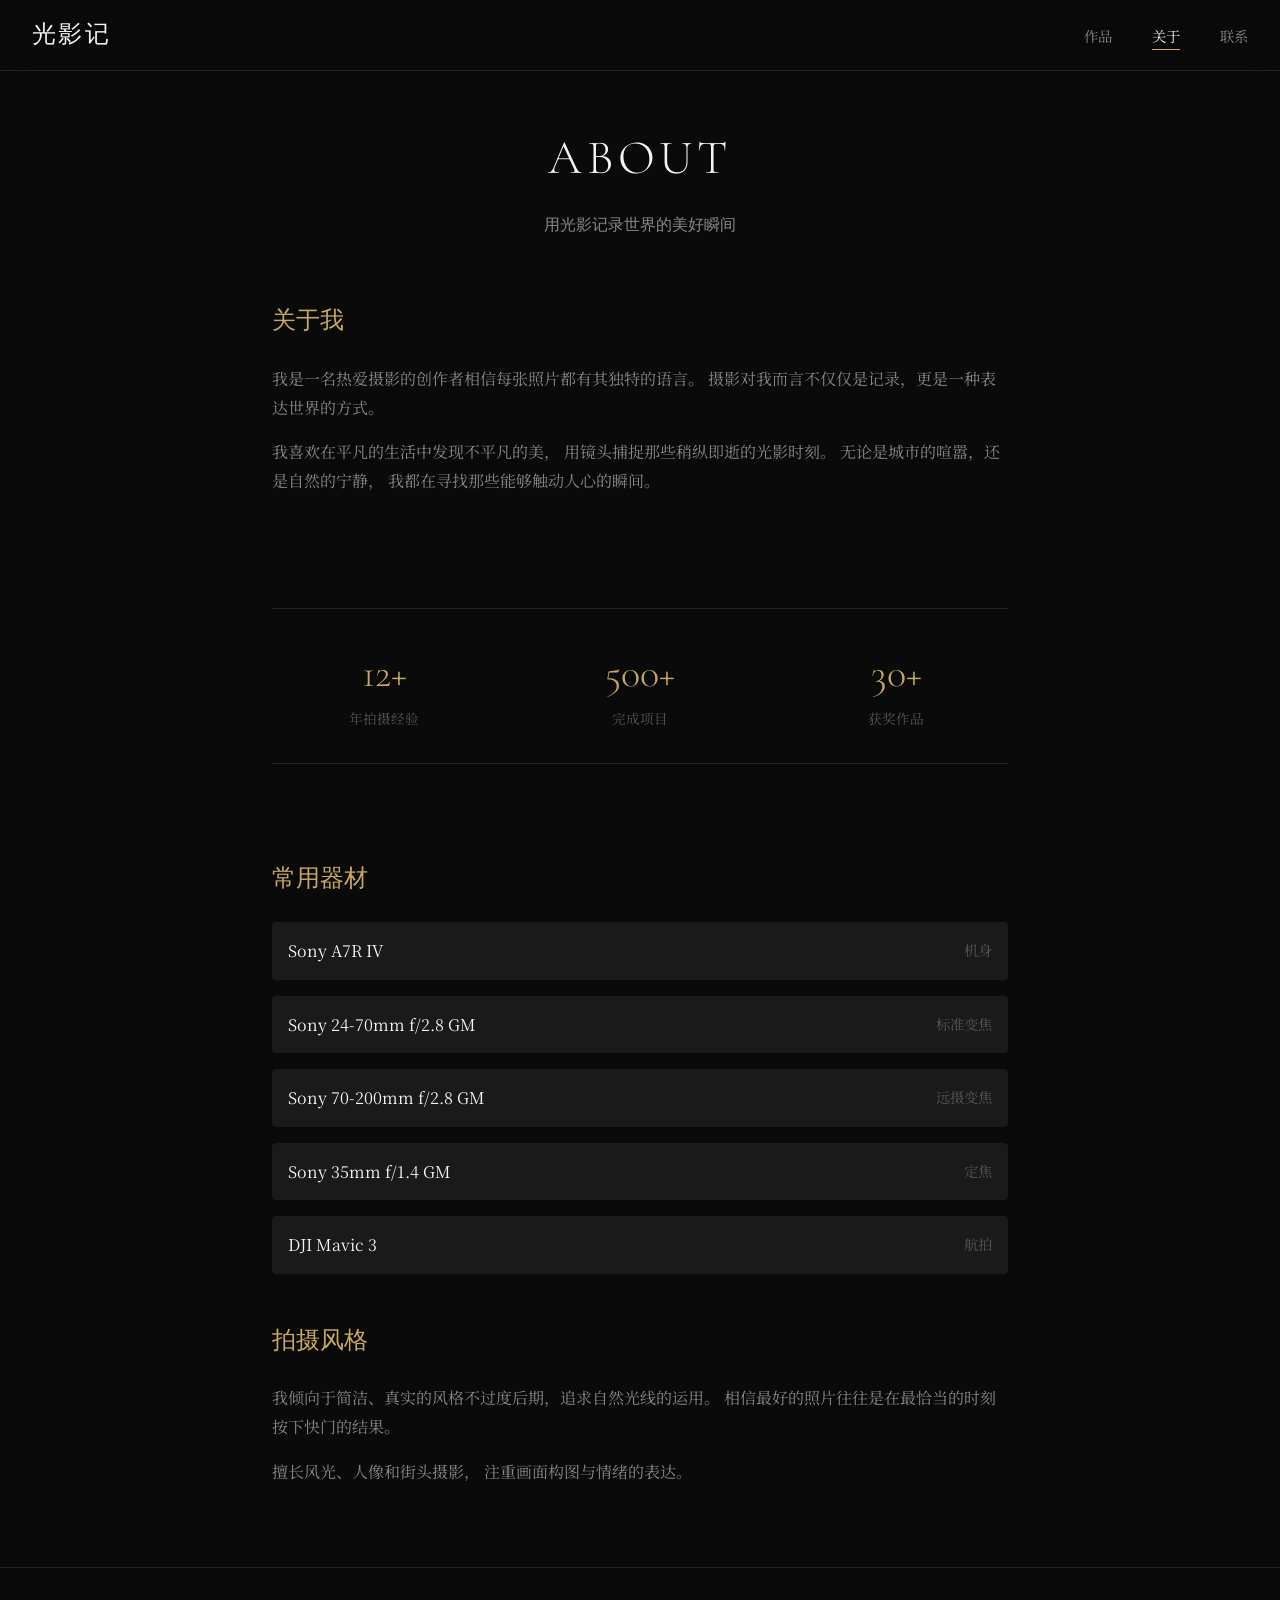
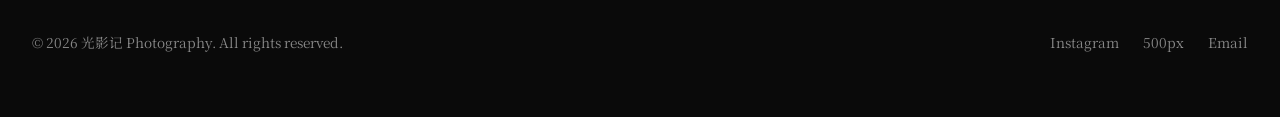
<file: about.html>
<!DOCTYPE html>
<html lang="zh-CN">
<head>
    <meta charset="UTF-8">
    <meta name="viewport" content="width=device-width, initial-scale=1.0">
    <title>关于 | 光影记</title>
    <link rel="preconnect" href="https://fonts.googleapis.com">
    <link rel="preconnect" href="https://fonts.gstatic.com" crossorigin>
    <link href="https://fonts.googleapis.com/css2?family=Noto+Serif+SC:wght@300;400;600&family=Cormorant+Garamond:wght@300;400;500&display=swap" rel="stylesheet">
    <link rel="stylesheet" href="css/style.css">
    <style>
        .page-content {
            max-width: 800px;
            margin: 120px auto 4rem;
            padding: 0 2rem;
        }
        
        .about-header {
            text-align: center;
            margin-bottom: 4rem;
        }
        
        .about-header h1 {
            font-family: var(--font-en);
            font-size: 3rem;
            font-weight: 300;
            margin-bottom: 1rem;
            letter-spacing: 0.1em;
        }
        
        .about-header .subtitle {
            font-size: 1rem;
            color: var(--text-secondary);
            font-family: var(--font-en);
        }
        
        .about-body {
            display: grid;
            gap: 3rem;
        }
        
        .about-section h2 {
            font-family: var(--font-en);
            font-size: 1.5rem;
            font-weight: 400;
            margin-bottom: 1.5rem;
            color: var(--accent);
        }
        
        .about-section p {
            color: var(--text-secondary);
            line-height: 1.8;
            margin-bottom: 1rem;
        }
        
        .stats {
            display: grid;
            grid-template-columns: repeat(3, 1fr);
            gap: 2rem;
            margin: 3rem 0;
            padding: 2rem 0;
            border-top: 1px solid var(--border);
            border-bottom: 1px solid var(--border);
        }
        
        .stat-item {
            text-align: center;
        }
        
        .stat-number {
            font-family: var(--font-en);
            font-size: 2.5rem;
            font-weight: 300;
            color: var(--accent);
            display: block;
        }
        
        .stat-label {
            font-size: 0.85rem;
            color: var(--text-muted);
        }
        
        .gear-list {
            display: grid;
            gap: 1rem;
        }
        
        .gear-item {
            display: flex;
            justify-content: space-between;
            padding: 1rem;
            background: var(--bg-card);
            border-radius: 4px;
        }
        
        .gear-item span:first-child {
            color: var(--text-primary);
        }
        
        .gear-item span:last-child {
            color: var(--text-muted);
            font-size: 0.9rem;
        }
        
        @media (max-width: 768px) {
            .about-header h1 {
                font-size: 2rem;
            }
            
            .stats {
                grid-template-columns: 1fr;
                gap: 1.5rem;
            }
        }
    </style>
</head>
<body>
    <!-- 导航 -->
    <nav class="nav">
        <div class="nav-inner">
            <a href="index.html" class="logo">光影记</a>
            <ul class="nav-links">
                <li><a href="index.html">作品</a></li>
                <li><a href="about.html" class="active">关于</a></li>
                <li><a href="contact.html">联系</a></li>
            </ul>
            <button class="mobile-menu-btn" aria-label="菜单">
                <span></span>
                <span></span>
            </button>
        </div>
    </nav>

    <!-- 移动端菜单 -->
    <div class="mobile-menu">
        <a href="index.html">作品</a>
        <a href="about.html">关于</a>
        <a href="contact.html">联系</a>
    </div>

    <!-- 内容 -->
    <div class="page-content">
        <header class="about-header">
            <h1>ABOUT</h1>
            <p class="subtitle">用光影记录世界的美好瞬间</p>
        </header>
        
        <div class="about-body">
            <section class="about-section">
                <h2>关于我</h2>
                <p>
                    我是一名热爱摄影的创作者相信每张照片都有其独特的语言。
                    摄影对我而言不仅仅是记录，更是一种表达世界的方式。
                </p>
                <p>
                    我喜欢在平凡的生活中发现不平凡的美，
                    用镜头捕捉那些稍纵即逝的光影时刻。
                    无论是城市的喧嚣，还是自然的宁静，
                    我都在寻找那些能够触动人心的瞬间。
                </p>
            </section>
            
            <div class="stats">
                <div class="stat-item">
                    <span class="stat-number">12+</span>
                    <span class="stat-label">年拍摄经验</span>
                </div>
                <div class="stat-item">
                    <span class="stat-number">500+</span>
                    <span class="stat-label">完成项目</span>
                </div>
                <div class="stat-item">
                    <span class="stat-number">30+</span>
                    <span class="stat-label">获奖作品</span>
                </div>
            </div>
            
            <section class="about-section">
                <h2>常用器材</h2>
                <div class="gear-list">
                    <div class="gear-item">
                        <span>Sony A7R IV</span>
                        <span>机身</span>
                    </div>
                    <div class="gear-item">
                        <span>Sony 24-70mm f/2.8 GM</span>
                        <span>标准变焦</span>
                    </div>
                    <div class="gear-item">
                        <span>Sony 70-200mm f/2.8 GM</span>
                        <span>远摄变焦</span>
                    </div>
                    <div class="gear-item">
                        <span>Sony 35mm f/1.4 GM</span>
                        <span>定焦</span>
                    </div>
                    <div class="gear-item">
                        <span>DJI Mavic 3</span>
                        <span>航拍</span>
                    </div>
                </div>
            </section>
            
            <section class="about-section">
                <h2>拍摄风格</h2>
                <p>
                    我倾向于简洁、真实的风格不过度后期，追求自然光线的运用。
                    相信最好的照片往往是在最恰当的时刻按下快门的结果。
                </p>
                <p>
                    擅长风光、人像和街头摄影，
                    注重画面构图与情绪的表达。
                </p>
            </section>
        </div>
    </div>

    <!-- 页脚 -->
    <footer class="footer">
        <p>&copy; 2026 光影记 Photography. All rights reserved.</p>
        <div class="social-links">
            <a href="#" target="_blank">Instagram</a>
            <a href="#" target="_blank">500px</a>
            <a href="mailto:hello@example.com">Email</a>
        </div>
    </footer>

    <script src="js/main.js"></script>
</body>
</html>
</file>
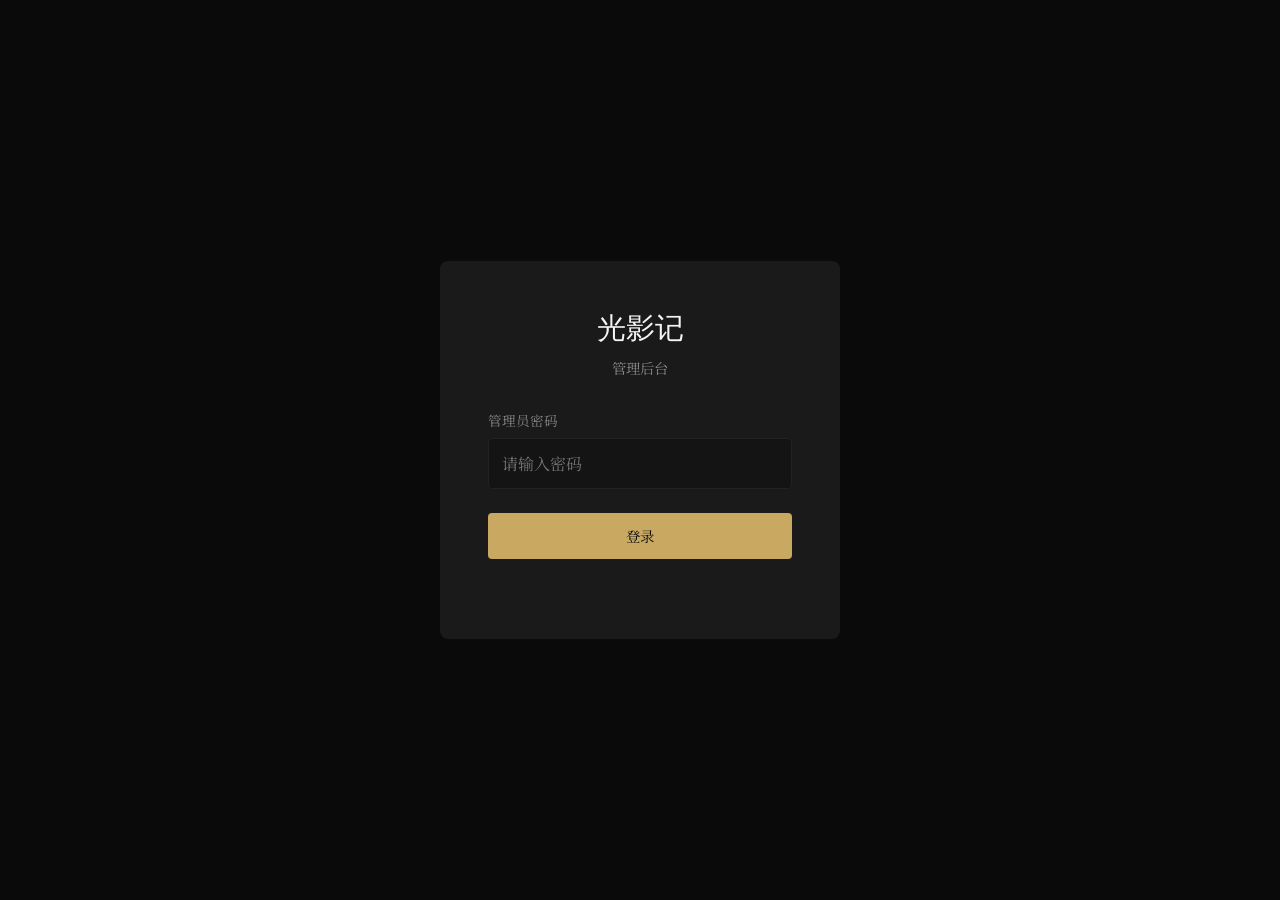
<file: admin.html>
<!DOCTYPE html>
<html lang="zh-CN">
<head>
    <meta charset="UTF-8">
    <meta name="viewport" content="width=device-width, initial-scale=1.0">
    <title>管理后台 | 光影记</title>
    <link href="https://fonts.googleapis.com/css2?family=Noto+Serif+SC:wght@300;400;600&family=Cormorant+Garamond:wght@300;400;500&display=swap" rel="stylesheet">
    <style>
        :root {
            --bg-primary: #0a0a0a;
            --bg-secondary: #141414;
            --bg-card: #1a1a1a;
            --text-primary: #f5f5f5;
            --text-secondary: #888;
            --accent: #c9a962;
            --accent-hover: #dfc07a;
            --border: #222;
            --danger: #e74c3c;
            --font-cn: 'Noto Serif SC', serif;
            --font-en: 'Cormorant Garamond', serif;
        }

        * { margin: 0; padding: 0; box-sizing: border-box; }
        
        body {
            font-family: var(--font-cn);
            background: var(--bg-primary);
            color: var(--text-primary);
            min-height: 100vh;
        }

        /* 标签页导航 */
        .tab-nav {
            display: flex;
            gap: 1rem;
            margin-bottom: 2rem;
            border-bottom: 1px solid var(--border);
            padding-bottom: 1rem;
        }

        .tab-btn {
            padding: 0.5rem 1rem;
            background: transparent;
            border: 1px solid var(--border);
            color: var(--text-secondary);
            border-radius: 4px;
            cursor: pointer;
            transition: 0.3s;
        }

        .tab-btn.active {
            background: var(--accent);
            border-color: var(--accent);
            color: var(--bg-primary);
        }

        .tab-content {
            display: none;
        }

        .tab-content.active {
            display: block;
        }

        /* 登录页 */
        .login-container {
            min-height: 100vh;
            display: flex;
            align-items: center;
            justify-content: center;
            padding: 2rem;
        }

        .login-box {
            background: var(--bg-card);
            padding: 3rem;
            border-radius: 8px;
            width: 100%;
            max-width: 400px;
        }

        .login-box h1 {
            font-family: var(--font-en);
            font-size: 1.8rem;
            font-weight: 300;
            margin-bottom: 0.5rem;
            text-align: center;
        }

        .login-box p {
            color: var(--text-secondary);
            text-align: center;
            margin-bottom: 2rem;
            font-size: 0.9rem;
        }

        .form-group {
            margin-bottom: 1.5rem;
        }

        .form-group label {
            display: block;
            margin-bottom: 0.5rem;
            color: var(--text-secondary);
            font-size: 0.85rem;
        }

        .form-group input,
        .form-group select,
        .form-group textarea {
            width: 100%;
            padding: 0.8rem;
            background: var(--bg-secondary);
            border: 1px solid var(--border);
            border-radius: 4px;
            color: var(--text-primary);
            font-family: inherit;
            font-size: 1rem;
        }

        .form-group input:focus,
        .form-group textarea:focus {
            outline: none;
            border-color: var(--accent);
        }

        .form-group textarea {
            min-height: 80px;
            resize: vertical;
        }

        .form-row {
            display: grid;
            grid-template-columns: repeat(2, 1fr);
            gap: 1rem;
        }

        .btn {
            padding: 0.8rem 1.5rem;
            border: none;
            border-radius: 4px;
            font-family: inherit;
            font-size: 0.9rem;
            cursor: pointer;
            transition: 0.3s;
        }

        .btn-primary {
            background: var(--accent);
            color: var(--bg-primary);
        }

        .btn-primary:hover {
            background: var(--accent-hover);
        }

        .btn-danger {
            background: var(--danger);
            color: white;
            padding: 0.4rem 0.8rem;
            font-size: 0.8rem;
        }

        .btn-edit {
            background: var(--accent);
            color: var(--bg-primary);
            padding: 0.4rem 0.8rem;
            font-size: 0.8rem;
        }

        /* 管理后台 */
        .admin-container {
            display: none;
            max-width: 1200px;
            margin: 0 auto;
            padding: 2rem;
        }

        .admin-header {
            display: flex;
            justify-content: space-between;
            align-items: center;
            margin-bottom: 2rem;
            padding-bottom: 1rem;
            border-bottom: 1px solid var(--border);
        }

        .admin-header h1 {
            font-family: var(--font-en);
            font-size: 1.5rem;
            font-weight: 300;
        }

        .admin-header .actions {
            display: flex;
            gap: 1rem;
            align-items: center;
        }

        .btn-logout {
            background: transparent;
            border: 1px solid var(--border);
            color: var(--text-secondary);
        }

        .btn-logout:hover {
            border-color: var(--text-primary);
            color: var(--text-primary);
        }

        /* 表格 */
        .photos-table, .articles-table {
            width: 100%;
            border-collapse: collapse;
        }

        .photos-table th,
        .photos-table td,
        .articles-table th,
        .articles-table td {
            padding: 1rem;
            text-align: left;
            border-bottom: 1px solid var(--border);
        }

        .photos-table th,
        .articles-table th {
            color: var(--text-secondary);
            font-weight: 400;
            font-size: 0.85rem;
        }

        .photos-table img {
            width: 80px;
            height: 60px;
            object-fit: cover;
            border-radius: 4px;
        }

        .photos-table .actions,
        .articles-table .actions {
            display: flex;
            gap: 0.5rem;
        }

        .category-tag {
            display: inline-block;
            padding: 0.2rem 0.6rem;
            background: var(--bg-secondary);
            border-radius: 3px;
            font-size: 0.75rem;
            color: var(--accent);
        }

        /* 模态框 */
        .modal {
            display: none;
            position: fixed;
            inset: 0;
            background: rgba(0,0,0,0.8);
            z-index: 100;
            align-items: center;
            justify-content: center;
            padding: 2rem;
        }

        .modal.active {
            display: flex;
        }

        .modal-content {
            background: var(--bg-card);
            padding: 2rem;
            border-radius: 8px;
            width: 100%;
            max-width: 600px;
            max-height: 90vh;
            overflow-y: auto;
        }

        .modal-header {
            display: flex;
            justify-content: space-between;
            align-items: center;
            margin-bottom: 1.5rem;
        }

        .modal-header h2 {
            font-family: var(--font-en);
            font-size: 1.3rem;
            font-weight: 400;
        }

        .modal-close {
            background: none;
            border: none;
            color: var(--text-secondary);
            font-size: 1.5rem;
            cursor: pointer;
        }

        .modal-footer {
            display: flex;
            gap: 1rem;
            margin-top: 1.5rem;
        }

        .modal-footer .btn {
            flex: 1;
        }

        .btn-cancel {
            background: var(--bg-secondary);
            color: var(--text-primary);
            border: 1px solid var(--border);
        }

        .error {
            color: var(--danger);
            font-size: 0.85rem;
            margin-top: 0.5rem;
        }

        .loading {
            text-align: center;
            padding: 2rem;
            color: var(--text-secondary);
        }
    </style>
</head>
<body>
    <!-- 登录页 -->
    <div class="login-container" id="loginPage">
        <div class="login-box">
            <h1>光影记</h1>
            <p>管理后台</p>
            <form id="loginForm">
                <div class="form-group">
                    <label>管理员密码</label>
                    <input type="password" id="password" required placeholder="请输入密码">
                </div>
                <button type="submit" class="btn btn-primary" style="width: 100%;">登录</button>
                <p class="error" id="loginError"></p>
            </form>
        </div>
    </div>

    <!-- 管理后台 -->
    <div class="admin-container" id="adminPage">
        <div class="admin-header">
            <h1>内容管理</h1>
            <div class="actions">
                <button class="btn btn-logout" onclick="logout()">退出</button>
            </div>
        </div>

        <!-- 标签页 -->
        <div class="tab-nav">
            <button class="tab-btn active" onclick="switchTab('photos')">作品管理</button>
            <button class="tab-btn" onclick="switchTab('articles')">文章管理</button>
        </div>

        <!-- 作品管理 -->
        <div class="tab-content active" id="tab-photos">
            <div class="admin-header">
                <h2>作品列表</h2>
                <button class="btn btn-primary" onclick="openPhotoModal()">+ 添加作品</button>
            </div>
            <table class="photos-table">
                <thead>
                    <tr>
                        <th>封面</th>
                        <th>标题</th>
                        <th>分类</th>
                        <th>浏览</th>
                        <th>操作</th>
                    </tr>
                </thead>
                <tbody id="photosTable">
                    <tr><td colspan="5" class="loading">加载中...</td></tr>
                </tbody>
            </table>
        </div>

        <!-- 文章管理 -->
        <div class="tab-content" id="tab-articles">
            <div class="admin-header">
                <h2>文章列表</h2>
                <button class="btn btn-primary" onclick="openArticleModal()">+ 添加文章</button>
            </div>
            <table class="articles-table">
                <thead>
                    <tr>
                        <th>标题</th>
                        <th>分类</th>
                        <th>浏览</th>
                        <th>操作</th>
                    </tr>
                </thead>
                <tbody id="articlesTable">
                    <tr><td colspan="4" class="loading">加载中...</td></tr>
                </tbody>
            </table>
        </div>
    </div>

    <!-- 作品模态框 -->
    <div class="modal" id="photoModal">
        <div class="modal-content">
            <div class="modal-header">
                <h2 id="photoModalTitle">添加作品</h2>
                <button class="modal-close" onclick="closePhotoModal()">&times;</button>
            </div>
            <form id="photoForm">
                <input type="hidden" id="photoId">
                <div class="form-group">
                    <label>标题 *</label>
                    <input type="text" id="photoTitle" required>
                </div>
                <div class="form-group">
                    <label>描述</label>
                    <input type="text" id="photoDesc">
                </div>
                <div class="form-row">
                    <div class="form-group">
                        <label>分类</label>
                        <select id="photoCategory">
                            <option value="landscape">风景</option>
                            <option value="portrait">人像</option>
                            <option value="street">街拍</option>
                            <option value="detail">细节</option>
                        </select>
                    </div>
                    <div class="form-group">
                        <label>拍摄地点</label>
                        <input type="text" id="photoLocation" placeholder="如：日本·北海道">
                    </div>
                </div>
                <div class="form-group">
                    <label>图片 URL *</label>
                    <input type="url" id="photoSrc" required placeholder="https://...">
                </div>
                <div class="form-group">
                    <label>缩略图 URL</label>
                    <input type="url" id="photoThumb" placeholder="留空使用原图">
                </div>
                <div class="form-group">
                    <label>摄影参数 (JSON)</label>
                    <input type="text" id="photoExif" placeholder='{"camera": "Sony A7R IV", "lens": "24-70mm", "aperture": "f/2.8"}'>
                </div>
                <div class="form-group">
                    <label>摄影心得</label>
                    <textarea id="photoThoughts" placeholder="分享这张照片的拍摄故事和心得..."></textarea>
                </div>
                <div class="modal-footer">
                    <button type="button" class="btn btn-cancel" onclick="closePhotoModal()">取消</button>
                    <button type="submit" class="btn btn-primary">保存</button>
                </div>
            </form>
        </div>
    </div>

    <!-- 文章模态框 -->
    <div class="modal" id="articleModal">
        <div class="modal-content">
            <div class="modal-header">
                <h2 id="articleModalTitle">添加文章</h2>
                <button class="modal-close" onclick="closeArticleModal()">&times;</button>
            </div>
            <form id="articleForm">
                <input type="hidden" id="articleId">
                <div class="form-group">
                    <label>标题 *</label>
                    <input type="text" id="articleTitle" required>
                </div>
                <div class="form-group">
                    <label>摘要</label>
                    <input type="text" id="articleExcerpt" placeholder="文章简介...">
                </div>
                <div class="form-row">
                    <div class="form-group">
                        <label>分类</label>
                        <select id="articleCategory">
                            <option value="tutorial">教程</option>
                            <option value="thoughts">随笔</option>
                            <option value="gear">器材</option>
                        </select>
                    </div>
                    <div class="form-group">
                        <label>封面图 URL</label>
                        <input type="url" id="articleCover" placeholder="https://...">
                    </div>
                </div>
                <div class="form-group">
                    <label>内容 (支持 Markdown) *</label>
                    <textarea id="articleContent" required style="min-height: 200px;" placeholder="使用 # 标题，## 二级标题..."></textarea>
                </div>
                <div class="modal-footer">
                    <button type="button" class="btn btn-cancel" onclick="closeArticleModal()">取消</button>
                    <button type="submit" class="btn btn-primary">保存</button>
                </div>
            </form>
        </div>
    </div>

    <script>
        const SUPABASE_URL = 'https://sybgiwnksanuddwjeqkv.supabase.co';
        const SUPABASE_KEY = 'eyJhbGciOiJIUzI1NiIsInR5cCI6IkpXVCJ9.eyJpc3MiOiJzdXBhYmFzZSIsInJlZiI6InN5Ymdpd25rc2FudWRkd2plcWt2Iiwicm9sZSI6ImFub24iLCJpYXQiOjE3NzM5NjczNjIsImV4cCI6MjA4OTU0MzM2Mn0.XOKk8sQxXknUlRKJtzp0wDPNjDDpkiz1YpoMdC6F6yE';
        
        const ADMIN_PASSWORD = 'admin_password';

        function checkAuth() {
            const loggedIn = localStorage.getItem('admin_logged_in') === 'true';
            if (loggedIn) {
                showAdmin();
                loadPhotos();
                loadArticles();
            }
        }

        document.getElementById('loginForm').addEventListener('submit', function(e) {
            e.preventDefault();
            const password = document.getElementById('password').value;
            
            if (password === ADMIN_PASSWORD) {
                localStorage.setItem('admin_logged_in', 'true');
                showAdmin();
                loadPhotos();
                loadArticles();
            } else {
                document.getElementById('loginError').textContent = '密码错误';
            }
        });

        function logout() {
            localStorage.removeItem('admin_logged_in');
            document.getElementById('loginPage').style.display = 'flex';
            document.getElementById('adminPage').style.display = 'none';
        }

        function showAdmin() {
            document.getElementById('loginPage').style.display = 'none';
            document.getElementById('adminPage').style.display = 'block';
        }

        function switchTab(tab) {
            document.querySelectorAll('.tab-btn').forEach(b => b.classList.remove('active'));
            document.querySelectorAll('.tab-content').forEach(c => c.classList.remove('active'));
            document.querySelector(`.tab-btn[onclick="switchTab('${tab}')"]`).classList.add('active');
            document.getElementById(`tab-${tab}`).classList.add('active');
        }

        // ===== 作品管理 =====
        async function loadPhotos() {
            const tbody = document.getElementById('photosTable');
            tbody.innerHTML = '<tr><td colspan="5" class="loading">加载中...</td></tr>';
            
            try {
                const res = await fetch(`${SUPABASE_URL}/rest/v1/photos?order=created_at.desc`, {
                    headers: { 'apikey': SUPABASE_KEY, 'Authorization': `Bearer ${SUPABASE_KEY}` }
                });
                
                const photos = await res.json();
                renderPhotos(photos);
            } catch (err) {
                tbody.innerHTML = `<tr><td colspan="5" class="error">加载失败</td></tr>`;
            }
        }

        function renderPhotos(photos) {
            const tbody = document.getElementById('photosTable');
            const names = { landscape: '风景', portrait: '人像', street: '街拍', detail: '细节' };
            
            tbody.innerHTML = photos.map(p => `
                <tr>
                    <td><img src="${p.thumb || p.src}" alt="${p.title}"></td>
                    <td>${p.title}</td>
                    <td><span class="category-tag">${names[p.category] || p.category}</span></td>
                    <td>${p.views || 0}</td>
                    <td class="actions">
                        <button class="btn btn-edit" onclick='editPhoto(${JSON.stringify(p)})'>编辑</button>
                        <button class="btn btn-danger" onclick="deletePhoto(${p.id})">删除</button>
                    </td>
                </tr>
            `).join('') || '<tr><td colspan="5" class="loading">暂无作品</td></tr>';
        }

        function openPhotoModal(id = null) {
            document.getElementById('photoModal').classList.add('active');
            document.getElementById('photoModalTitle').textContent = id ? '编辑作品' : '添加作品';
            document.getElementById('photoId').value = id || '';
        }

        function closePhotoModal() {
            document.getElementById('photoModal').classList.remove('active');
            document.getElementById('photoForm').reset();
        }

        function editPhoto(photo) {
            openPhotoModal(photo.id);
            document.getElementById('photoId').value = photo.id;
            document.getElementById('photoTitle').value = photo.title;
            document.getElementById('photoDesc').value = photo.description || '';
            document.getElementById('photoCategory').value = photo.category;
            document.getElementById('photoLocation').value = photo.location || '';
            document.getElementById('photoSrc').value = photo.src;
            document.getElementById('photoThumb').value = photo.thumb || '';
            document.getElementById('photoExif').value = photo.exif ? (typeof photo.exif === 'string' ? photo.exif : JSON.stringify(photo.exif)) : '';
            document.getElementById('photoThoughts').value = photo.thoughts || '';
        }

        async function deletePhoto(id) {
            if (!confirm('确定删除？')) return;
            
            await fetch(`${SUPABASE_URL}/rest/v1/photos?id=eq.${id}`, {
                method: 'DELETE',
                headers: { 'apikey': SUPABASE_KEY, 'Authorization': `Bearer ${SUPABASE_KEY}` }
            });
            loadPhotos();
        }

        document.getElementById('photoForm').addEventListener('submit', async function(e) {
            e.preventDefault();
            
            let exif = null;
            const exifStr = document.getElementById('photoExif').value;
            if (exifStr) {
                try { exif = JSON.parse(exifStr); } catch {}
            }
            
            const data = {
                title: document.getElementById('photoTitle').value,
                description: document.getElementById('photoDesc').value,
                category: document.getElementById('photoCategory').value,
                location: document.getElementById('photoLocation').value,
                src: document.getElementById('photoSrc').value,
                thumb: document.getElementById('photoThumb').value || document.getElementById('photoSrc').value,
                exif: exif,
                thoughts: document.getElementById('photoThoughts').value
            };
            
            const id = document.getElementById('photoId').value;
            const url = id ? `${SUPABASE_URL}/rest/v1/photos?id=eq.${id}` : `${SUPABASE_URL}/rest/v1/photos`;
            
            await fetch(url, {
                method: id ? 'PATCH' : 'POST',
                headers: {
                    'apikey': SUPABASE_KEY,
                    'Authorization': `Bearer ${SUPABASE_KEY}`,
                    'Content-Type': 'application/json',
                    'Prefer': 'return=minimal'
                },
                body: JSON.stringify(data)
            });
            
            closePhotoModal();
            loadPhotos();
        });

        // ===== 文章管理 =====
        async function loadArticles() {
            const tbody = document.getElementById('articlesTable');
            tbody.innerHTML = '<tr><td colspan="4" class="loading">加载中...</td></tr>';
            
            try {
                const res = await fetch(`${SUPABASE_URL}/rest/v1/articles?order=created_at.desc`, {
                    headers: { 'apikey': SUPABASE_KEY, 'Authorization': `Bearer ${SUPABASE_KEY}` }
                });
                
                const articles = await res.json();
                renderArticles(articles);
            } catch (err) {
                tbody.innerHTML = `<tr><td colspan="4" class="error">加载失败</td></tr>`;
            }
        }

        function renderArticles(articles) {
            const tbody = document.getElementById('articlesTable');
            const names = { tutorial: '教程', thoughts: '随笔', gear: '器材' };
            
            tbody.innerHTML = articles.map(a => `
                <tr>
                    <td>${a.title}</td>
                    <td><span class="category-tag">${names[a.category] || a.category}</span></td>
                    <td>${a.views || 0}</td>
                    <td class="actions">
                        <button class="btn btn-edit" onclick='editArticle(${JSON.stringify(a)})'>编辑</button>
                        <button class="btn btn-danger" onclick="deleteArticle(${a.id})">删除</button>
                    </td>
                </tr>
            `).join('') || '<tr><td colspan="4" class="loading">暂无文章</td></tr>';
        }

        function openArticleModal(id = null) {
            document.getElementById('articleModal').classList.add('active');
            document.getElementById('articleModalTitle').textContent = id ? '编辑文章' : '添加文章';
            document.getElementById('articleId').value = id || '';
        }

        function closeArticleModal() {
            document.getElementById('articleModal').classList.remove('active');
            document.getElementById('articleForm').reset();
        }

        function editArticle(article) {
            openArticleModal(article.id);
            document.getElementById('articleId').value = article.id;
            document.getElementById('articleTitle').value = article.title;
            document.getElementById('articleExcerpt').value = article.excerpt || '';
            document.getElementById('articleCategory').value = article.category;
            document.getElementById('articleCover').value = article.cover_image || '';
            document.getElementById('articleContent').value = article.content;
        }

        async function deleteArticle(id) {
            if (!confirm('确定删除？')) return;
            
            await fetch(`${SUPABASE_URL}/rest/v1/articles?id=eq.${id}`, {
                method: 'DELETE',
                headers: { 'apikey': SUPABASE_KEY, 'Authorization': `Bearer ${SUPABASE_KEY}` }
            });
            loadArticles();
        }

        document.getElementById('articleForm').addEventListener('submit', async function(e) {
            e.preventDefault();
            
            const data = {
                title: document.getElementById('articleTitle').value,
                excerpt: document.getElementById('articleExcerpt').value,
                category: document.getElementById('articleCategory').value,
                cover_image: document.getElementById('articleCover').value,
                content: document.getElementById('articleContent').value
            };
            
            const id = document.getElementById('articleId').value;
            const url = id ? `${SUPABASE_URL}/rest/v1/articles?id=eq.${id}` : `${SUPABASE_URL}/rest/v1/articles`;
            
            await fetch(url, {
                method: id ? 'PATCH' : 'POST',
                headers: {
                    'apikey': SUPABASE_KEY,
                    'Authorization': `Bearer ${SUPABASE_KEY}`,
                    'Content-Type': 'application/json',
                    'Prefer': 'return=minimal'
                },
                body: JSON.stringify(data)
            });
            
            closeArticleModal();
            loadArticles();
        });

        checkAuth();
    </script>
</body>
</html>
</file>
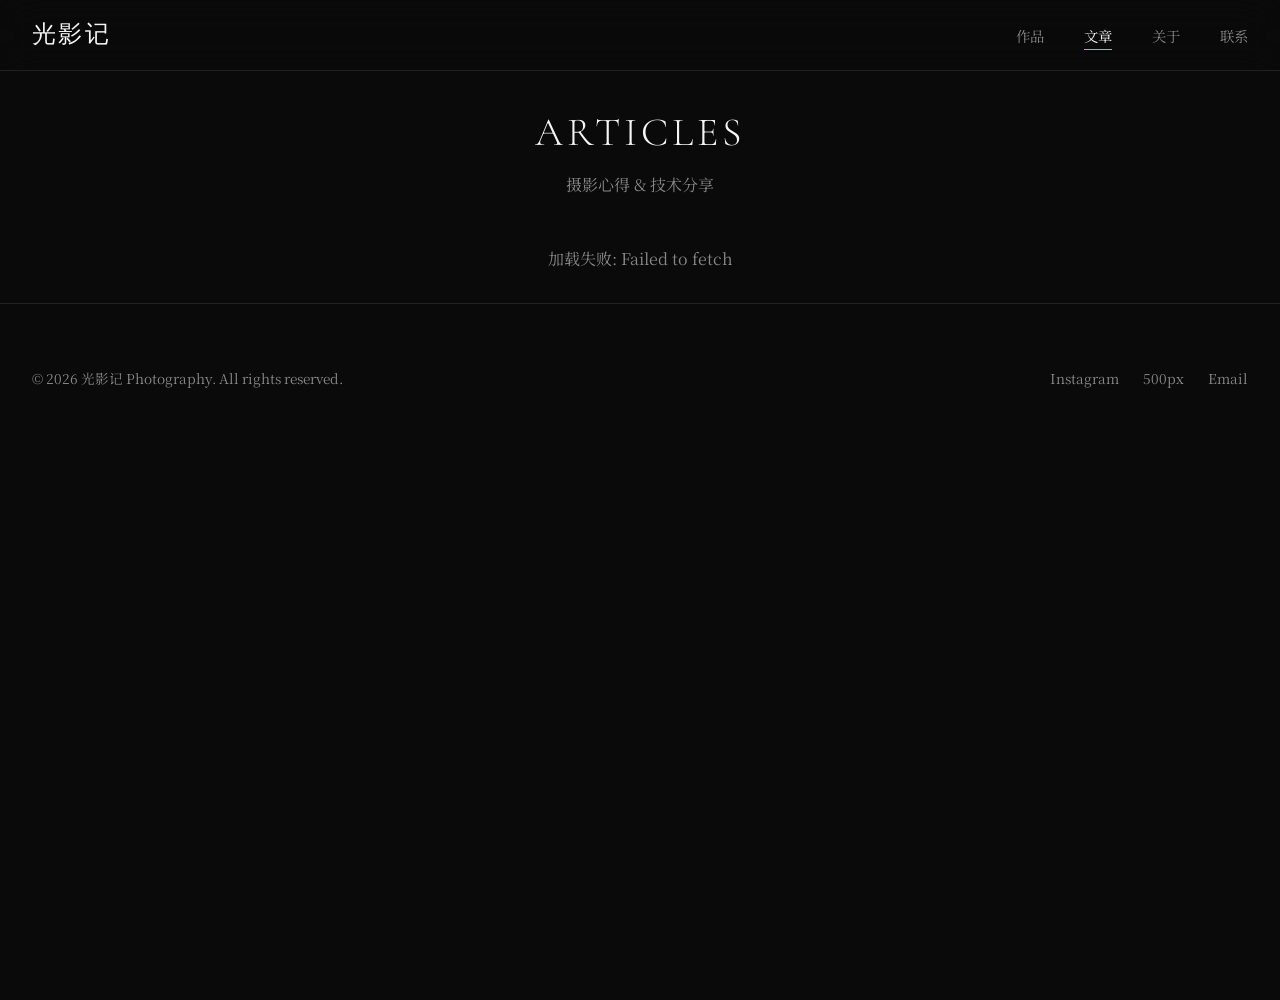
<file: article.html>
<!DOCTYPE html>
<html lang="zh-CN">
<head>
    <meta charset="UTF-8">
    <meta name="viewport" content="width=device-width, initial-scale=1.0">
    <title>文章 | 光影记</title>
    <link rel="preconnect" href="https://fonts.googleapis.com">
    <link rel="preconnect" href="https://fonts.gstatic.com" crossorigin>
    <link href="https://fonts.googleapis.com/css2?family=Noto+Serif+SC:wght@300;400;600&family=Cormorant+Garamond:wght@300;400;500&display=swap" rel="stylesheet">
    <link rel="stylesheet" href="css/style.css">
</head>
<body>
    <!-- 导航 -->
    <nav class="nav">
        <div class="nav-inner">
            <a href="index.html" class="logo">光影记</a>
            <ul class="nav-links">
                <li><a href="index.html">作品</a></li>
                <li><a href="articles.html" class="active">文章</a></li>
                <li><a href="about.html">关于</a></li>
                <li><a href="contact.html">联系</a></li>
            </ul>
            <button class="mobile-menu-btn" aria-label="菜单">
                <span></span>
                <span></span>
            </button>
        </div>
    </nav>

    <!-- 移动端菜单 -->
    <div class="mobile-menu">
        <a href="index.html">作品</a>
        <a href="articles.html">文章</a>
        <a href="about.html">关于</a>
        <a href="contact.html">联系</a>
    </div>

    <!-- 文章内容 -->
    <article class="article-page" id="articlePage">
        <p class="loading" style="text-align: center; color: var(--text-secondary);">加载中...</p>
    </article>

    <!-- 评论 -->
    <section class="comments-section" id="commentsSection" style="display: none;">
        <div class="comments-header">
            <h3>评论</h3>
            <span id="commentCount">0 条评论</span>
        </div>
        
        <!-- 评论表单 -->
        <form class="comment-form" id="commentForm">
            <input type="text" id="commentAuthor" placeholder="你的昵称" required>
            <textarea id="commentContent" placeholder="写下你的评论..." required></textarea>
            <button type="submit" class="btn btn-primary" style="background: var(--accent); color: var(--bg-primary); padding: 0.8rem 1.5rem; border: none; border-radius: 4px; cursor: pointer;">发表评论</button>
        </form>

        <!-- 评论列表 -->
        <div class="comment-list" id="commentList"></div>
    </section>

    <!-- 页脚 -->
    <footer class="footer">
        <p>&copy; 2026 光影记 Photography. All rights reserved.</p>
        <div class="social-links">
            <a href="#" target="_blank">Instagram</a>
            <a href="#" target="_blank">500px</a>
            <a href="mailto:hello@example.com">Email</a>
        </div>
    </footer>

    <script>
        const SUPABASE_URL = 'https://sybgiwnksanuddwjeqkv.supabase.co';
        const SUPABASE_KEY = 'eyJhbGciOiJIUzI1NiIsInR5cCI6IkpXVCJ9.eyJpc3MiOiJzdXBhYmFzZSIsInJlZiI6InN5Ymdpd25rc2FudWRkd2plcWt2Iiwicm9sZSI6ImFub24iLCJpYXQiOjE3NzM5NjczNjIsImV4cCI6MjA4OTU0MzM2Mn0.XOKk8sQxXknUlRKJtzp0wDPNjDDpkiz1YpoMdC6F6yE';

        const categoryNames = {
            tutorial: '教程',
            thoughts: '随笔',
            gear: '器材',
            general: '随笔'
        };

        // 获取文章 ID
        const urlParams = new URLSearchParams(window.location.search);
        const articleId = urlParams.get('id');

        async function init() {
            if (!articleId) {
                window.location.href = 'articles.html';
                return;
            }
            
            await loadArticle();
            await loadComments();
        }

        async function loadArticle() {
            const page = document.getElementById('articlePage');
            
            try {
                const res = await fetch(`${SUPABASE_URL}/rest/v1/articles?id=eq.${articleId}`, {
                    headers: {
                        'apikey': SUPABASE_KEY,
                        'Authorization': `Bearer ${SUPABASE_KEY}`
                    }
                });
                
                if (!res.ok) throw new Error('Failed to fetch');
                
                const articles = await res.json();
                if (articles.length === 0) {
                    window.location.href = 'articles.html';
                    return;
                }
                
                const article = articles[0];
                
                // 增加浏览次数
                const newViews = (article.views || 0) + 1;
                await fetch(`${SUPABASE_URL}/rest/v1/articles?id=eq.${articleId}`, {
                    method: 'PATCH',
                    headers: {
                        'apikey': SUPABASE_KEY,
                        'Authorization': `Bearer ${SUPABASE_KEY}`,
                        'Content-Type': 'application/json'
                    },
                    body: JSON.stringify({ views: newViews })
                });
                
                // 渲染文章
                document.title = `${article.title} | 光影记`;
                
                // 转换 Markdown 简单处理
                let content = article.content
                    .replace(/^## (.+)$/gm, '<h2>$1</h2>')
                    .replace(/^### (.+)$/gm, '<h3>$1</h3>')
                    .replace(/\n\n/g, '</p><p>')
                    .replace(/\n/g, '<br>');
                
                page.innerHTML = `
                    <a href="articles.html" class="back-link">← 返回文章列表</a>
                    <div class="cover">
                        <img src="${article.cover_image || 'https://images.unsplash.com/photo-1452587925148-ce544e77e70d?w=800'}" alt="${article.title}">
                    </div>
                    <span class="category">${categoryNames[article.category] || '随笔'}</span>
                    <h1>${article.title}</h1>
                    <div class="meta">
                        <span>👁 ${newViews} 次阅读</span>
                        <span>📅 ${formatDate(article.created_at)}</span>
                    </div>
                    <div class="content">
                        <p>${content}</p>
                    </div>
                `;
                
                document.getElementById('commentsSection').style.display = 'block';
            } catch (err) {
                page.innerHTML = `<p style="text-align: center; color: var(--text-secondary);">加载失败: ${err.message}</p>`;
            }
        }

        async function loadComments() {
            const list = document.getElementById('commentList');
            const countEl = document.getElementById('commentCount');
            
            try {
                const res = await fetch(`${SUPABASE_URL}/rest/v1/comments?article_id=eq.${articleId}&order=created_at.desc`, {
                    headers: {
                        'apikey': SUPABASE_KEY,
                        'Authorization': `Bearer ${SUPABASE_KEY}`
                    }
                });
                
                if (!res.ok) throw new Error('Failed to fetch');
                
                const comments = await res.json();
                countEl.textContent = `${comments.length} 条评论`;
                
                if (comments.length === 0) {
                    list.innerHTML = '<p style="color: var(--text-muted); text-align: center;">暂无评论，快来抢沙发吧！</p>';
                    return;
                }
                
                list.innerHTML = comments.map(c => `
                    <div class="comment">
                        <div class="comment-header">
                            <span class="comment-author">${c.author}</span>
                            <span class="comment-date">${formatDate(c.created_at)}</span>
                        </div>
                        <p class="comment-content">${c.content}</p>
                    </div>
                `).join('');
            } catch (err) {
                list.innerHTML = `<p style="color: var(--text-muted);">评论加载失败</p>`;
            }
        }

        // 提交评论
        document.getElementById('commentForm').addEventListener('submit', async function(e) {
            e.preventDefault();
            
            const author = document.getElementById('commentAuthor').value;
            const content = document.getElementById('commentContent').value;
            
            try {
                const res = await fetch(`${SUPABASE_URL}/rest/v1/comments`, {
                    method: 'POST',
                    headers: {
                        'apikey': SUPABASE_KEY,
                        'Authorization': `Bearer ${SUPABASE_KEY}`,
                        'Content-Type': 'application/json',
                        'Prefer': 'return=minimal'
                    },
                    body: JSON.stringify({
                        article_id: parseInt(articleId),
                        author: author,
                        content: content
                    })
                });
                
                if (res.ok) {
                    document.getElementById('commentContent').value = '';
                    loadComments();
                } else {
                    alert('评论失败，请重试');
                }
            } catch (err) {
                alert('评论失败: ' + err.message);
            }
        });

        function formatDate(dateStr) {
            const date = new Date(dateStr);
            return `${date.getFullYear()}-${String(date.getMonth()+1).padStart(2,'0')}-${String(date.getDate()).padStart(2,'0')} ${String(date.getHours()).padStart(2,'0')}:${String(date.getMinutes()).padStart(2,'0')}`;
        }

        // 移动端菜单
        document.querySelector('.mobile-menu-btn').addEventListener('click', () => {
            document.querySelector('.mobile-menu').classList.toggle('active');
        });

        init();
    </script>
</body>
</html>
</file>
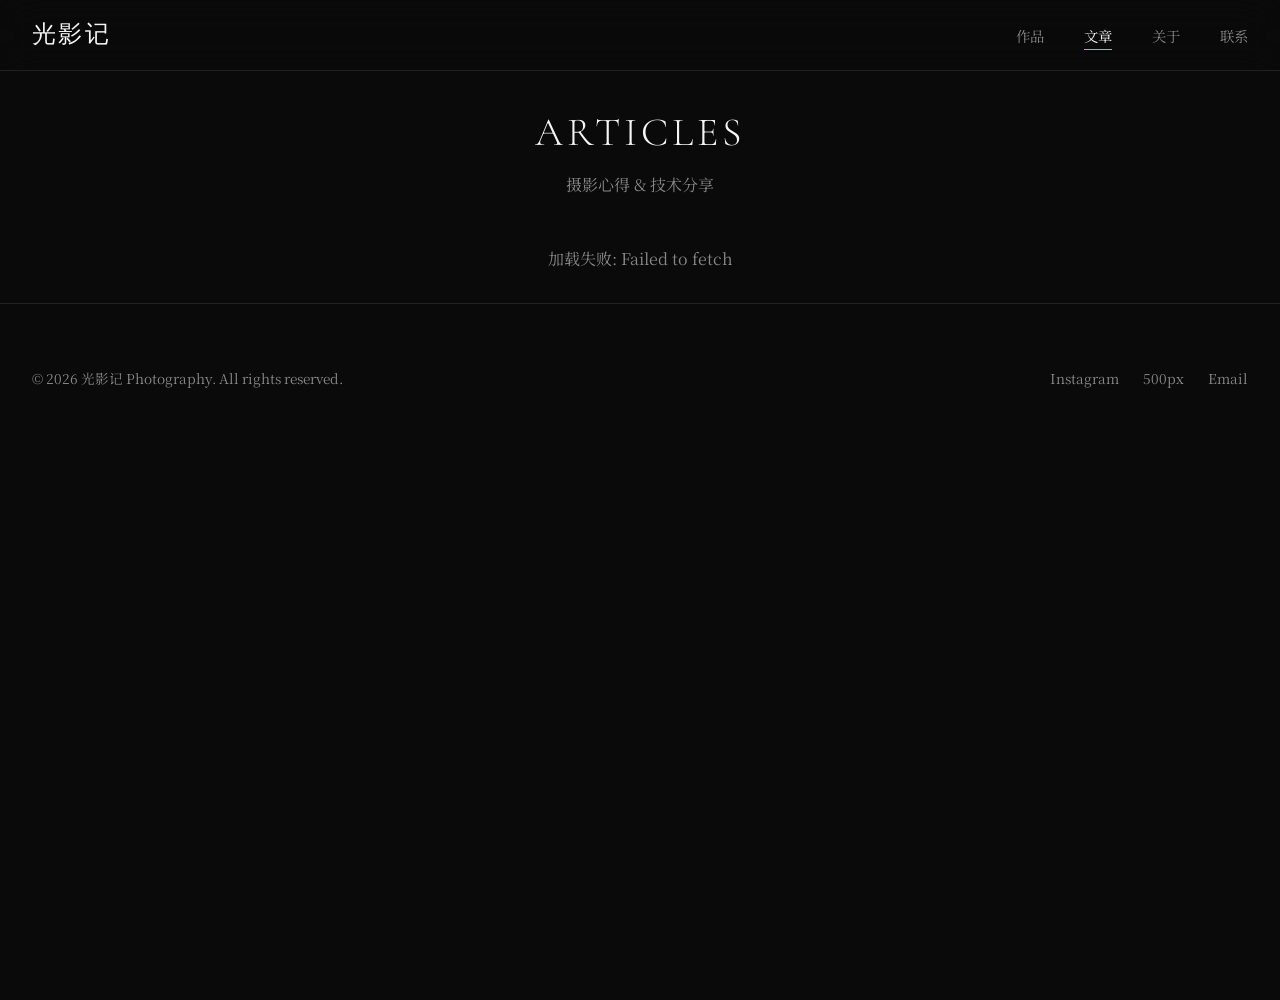
<file: articles.html>
<!DOCTYPE html>
<html lang="zh-CN">
<head>
    <meta charset="UTF-8">
    <meta name="viewport" content="width=device-width, initial-scale=1.0">
    <title>文章 | 光影记</title>
    <link rel="preconnect" href="https://fonts.googleapis.com">
    <link rel="preconnect" href="https://fonts.gstatic.com" crossorigin>
    <link href="https://fonts.googleapis.com/css2?family=Noto+Serif+SC:wght@300;400;600&family=Cormorant+Garamond:wght@300;400;500&display=swap" rel="stylesheet">
    <link rel="stylesheet" href="css/style.css">
</head>
<body>
    <!-- 导航 -->
    <nav class="nav">
        <div class="nav-inner">
            <a href="index.html" class="logo">光影记</a>
            <ul class="nav-links">
                <li><a href="index.html">作品</a></li>
                <li><a href="articles.html" class="active">文章</a></li>
                <li><a href="about.html">关于</a></li>
                <li><a href="contact.html">联系</a></li>
            </ul>
            <button class="mobile-menu-btn" aria-label="菜单">
                <span></span>
                <span></span>
            </button>
        </div>
    </nav>

    <!-- 移动端菜单 -->
    <div class="mobile-menu">
        <a href="index.html">作品</a>
        <a href="articles.html">文章</a>
        <a href="about.html">关于</a>
        <a href="contact.html">联系</a>
    </div>

    <!-- 文章列表 -->
    <section class="articles-section">
        <div class="articles-header">
            <h1>ARTICLES</h1>
            <p style="color: var(--text-secondary); margin-top: 0.5rem;">摄影心得 & 技术分享</p>
        </div>
        <div class="articles-grid" id="articlesGrid">
            <p class="loading" style="grid-column: 1/-1; text-align: center; color: var(--text-secondary);">加载中...</p>
        </div>
    </section>

    <!-- 页脚 -->
    <footer class="footer">
        <p>&copy; 2026 光影记 Photography. All rights reserved.</p>
        <div class="social-links">
            <a href="#" target="_blank">Instagram</a>
            <a href="#" target="_blank">500px</a>
            <a href="mailto:hello@example.com">Email</a>
        </div>
    </footer>

    <script>
        const SUPABASE_URL = 'https://sybgiwnksanuddwjeqkv.supabase.co';
        const SUPABASE_KEY = 'eyJhbGciOiJIUzI1NiIsInR5cCI6IkpXVCJ9.eyJpc3MiOiJzdXBhYmFzZSIsInJlZiI6InN5Ymdpd25rc2FudWRkd2plcWt2Iiwicm9sZSI6ImFub24iLCJpYXQiOjE3NzM5NjczNjIsImV4cCI6MjA4OTU0MzM2Mn0.XOKk8sQxXknUlRKJtzp0wDPNjDDpkiz1YpoMdC6F6yE';

        const categoryNames = {
            tutorial: '教程',
            thoughts: '随笔',
            gear: '器材',
            general: '随笔'
        };

        async function loadArticles() {
            const grid = document.getElementById('articlesGrid');
            
            try {
                const res = await fetch(`${SUPABASE_URL}/rest/v1/articles?order=created_at.desc`, {
                    headers: {
                        'apikey': SUPABASE_KEY,
                        'Authorization': `Bearer ${SUPABASE_KEY}`
                    }
                });
                
                if (!res.ok) throw new Error('Failed to fetch');
                
                const articles = await res.json();
                renderArticles(articles);
            } catch (err) {
                grid.innerHTML = `<p style="grid-column: 1/-1; text-align: center; color: var(--text-secondary);">加载失败: ${err.message}</p>`;
            }
        }

        function renderArticles(articles) {
            const grid = document.getElementById('articlesGrid');
            
            if (articles.length === 0) {
                grid.innerHTML = '<p style="grid-column: 1/-1; text-align: center; color: var(--text-secondary);">暂无文章</p>';
                return;
            }
            
            grid.innerHTML = articles.map(article => `
                <article class="article-card" onclick="window.location.href='article.html?id=${article.id}'">
                    <div class="cover">
                        <img src="${article.cover_image || 'https://images.unsplash.com/photo-1452587925148-ce544e77e70d?w=800'}" alt="${article.title}" loading="lazy">
                    </div>
                    <div class="content">
                        <span class="category">${categoryNames[article.category] || '随笔'}</span>
                        <h2>${article.title}</h2>
                        <p class="excerpt">${article.excerpt || article.content.substring(0, 100) + '...'}</p>
                        <div class="meta">
                            <span>👁 ${article.views || 0}</span>
                            <span>📅 ${formatDate(article.created_at)}</span>
                        </div>
                    </div>
                </article>
            `).join('');
        }

        function formatDate(dateStr) {
            const date = new Date(dateStr);
            return `${date.getFullYear()}-${String(date.getMonth()+1).padStart(2,'0')}-${String(date.getDate()).padStart(2,'0')}`;
        }

        // 移动端菜单
        document.querySelector('.mobile-menu-btn').addEventListener('click', () => {
            document.querySelector('.mobile-menu').classList.toggle('active');
        });

        loadArticles();
    </script>
</body>
</html>
</file>
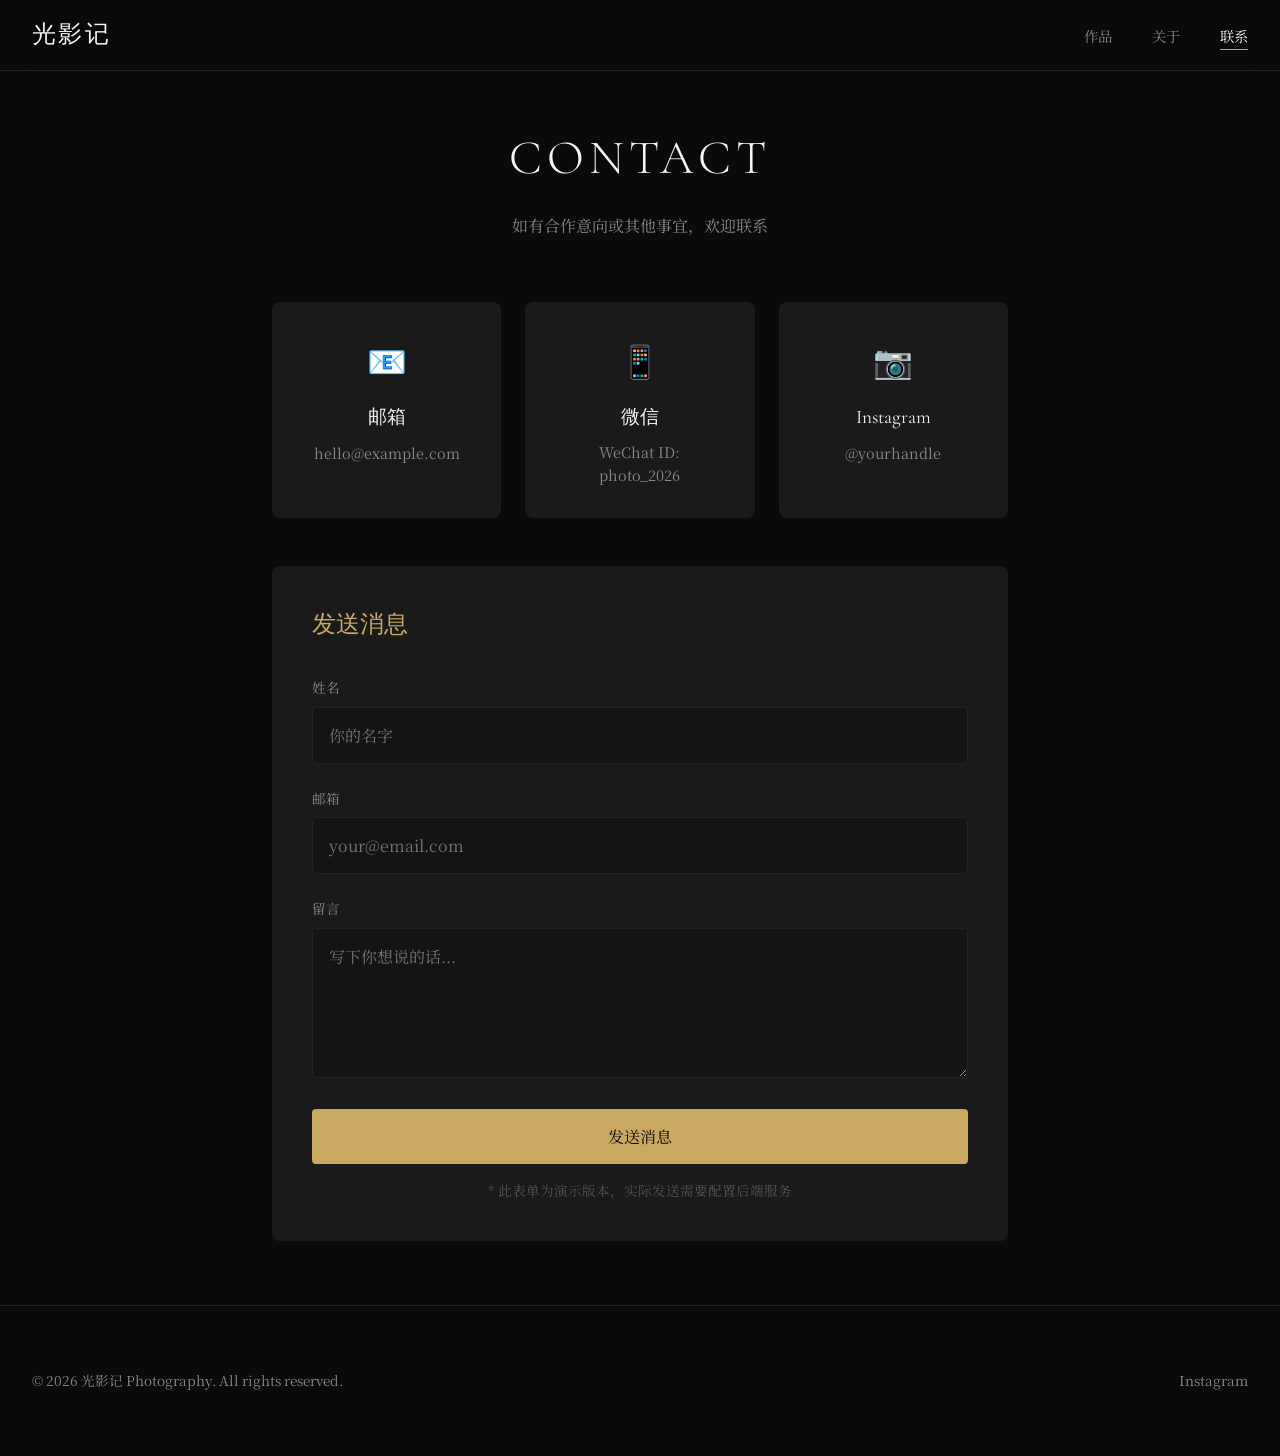
<file: contact.html>
<!DOCTYPE html>
<html lang="zh-CN">
<head>
    <meta charset="UTF-8">
    <meta name="viewport" content="width=device-width, initial-scale=1.0">
    <title>联系 | 光影记</title>
    <link rel="preconnect" href="https://fonts.googleapis.com">
    <link rel="preconnect" href="https://fonts.gstatic.com" crossorigin>
    <link href="https://fonts.googleapis.com/css2?family=Noto+Serif+SC:wght@300;400;600&family=Cormorant+Garamond:wght@300;400;500&display=swap" rel="stylesheet">
    <link rel="stylesheet" href="css/style.css">
    <style>
        .page-content {
            max-width: 800px;
            margin: 120px auto 4rem;
            padding: 0 2rem;
        }
        
        .contact-header {
            text-align: center;
            margin-bottom: 4rem;
        }
        
        .contact-header h1 {
            font-family: var(--font-en);
            font-size: 3rem;
            font-weight: 300;
            margin-bottom: 1rem;
            letter-spacing: 0.1em;
        }
        
        .contact-header p {
            font-size: 1rem;
            color: var(--text-secondary);
        }
        
        .contact-grid {
            display: grid;
            gap: 3rem;
        }
        
        .contact-methods {
            display: grid;
            grid-template-columns: repeat(auto-fit, minmax(200px, 1fr));
            gap: 1.5rem;
        }
        
        .contact-card {
            background: var(--bg-card);
            padding: 2rem;
            border-radius: 8px;
            text-align: center;
            transition: transform var(--transition), box-shadow var(--transition);
        }
        
        .contact-card:hover {
            transform: translateY(-5px);
            box-shadow: 0 10px 30px rgba(0,0,0,0.3);
        }
        
        .contact-card .icon {
            font-size: 2rem;
            margin-bottom: 1rem;
            display: block;
        }
        
        .contact-card h3 {
            font-family: var(--font-en);
            font-size: 1.2rem;
            font-weight: 400;
            margin-bottom: 0.5rem;
        }
        
        .contact-card p,
        .contact-card a {
            font-size: 0.9rem;
            color: var(--text-secondary);
        }
        
        .contact-card a:hover {
            color: var(--accent);
        }
        
        .contact-form {
            background: var(--bg-card);
            padding: 2.5rem;
            border-radius: 8px;
        }
        
        .contact-form h2 {
            font-family: var(--font-en);
            font-size: 1.5rem;
            font-weight: 400;
            margin-bottom: 2rem;
            color: var(--accent);
        }
        
        .form-group {
            margin-bottom: 1.5rem;
        }
        
        .form-group label {
            display: block;
            font-size: 0.85rem;
            color: var(--text-secondary);
            margin-bottom: 0.5rem;
        }
        
        .form-group input,
        .form-group textarea {
            width: 100%;
            padding: 1rem;
            background: var(--bg-secondary);
            border: 1px solid var(--border);
            border-radius: 4px;
            color: var(--text-primary);
            font-family: inherit;
            font-size: 1rem;
            transition: border-color var(--transition);
        }
        
        .form-group input:focus,
        .form-group textarea:focus {
            outline: none;
            border-color: var(--accent);
        }
        
        .form-group textarea {
            min-height: 150px;
            resize: vertical;
        }
        
        .submit-btn {
            width: 100%;
            padding: 1rem 2rem;
            background: var(--accent);
            color: var(--bg-primary);
            font-size: 1rem;
            border-radius: 4px;
            transition: background var(--transition);
        }
        
        .submit-btn:hover {
            background: var(--accent-hover);
        }
        
        .note {
            margin-top: 1rem;
            font-size: 0.85rem;
            color: var(--text-muted);
            text-align: center;
        }
        
        @media (max-width: 768px) {
            .contact-header h1 {
                font-size: 2rem;
            }
            
            .contact-form {
                padding: 1.5rem;
            }
        }
    </style>
</head>
<body>
    <!-- 导航 -->
    <nav class="nav">
        <div class="nav-inner">
            <a href="index.html" class="logo">光影记</a>
            <ul class="nav-links">
                <li><a href="index.html">作品</a></li>
                <li><a href="about.html">关于</a></li>
                <li><a href="contact.html" class="active">联系</a></li>
            </ul>
            <button class="mobile-menu-btn" aria-label="菜单">
                <span></span>
                <span></span>
            </button>
        </div>
    </nav>

    <!-- 移动端菜单 -->
    <div class="mobile-menu">
        <a href="index.html">作品</a>
        <a href="about.html">关于</a>
        <a href="contact.html">联系</a>
    </div>

    <!-- 内容 -->
    <div class="page-content">
        <header class="contact-header">
            <h1>CONTACT</h1>
            <p>如有合作意向或其他事宜，欢迎联系</p>
        </header>
        
        <div class="contact-grid">
            <!-- 联系方式 -->
            <div class="contact-methods">
                <div class="contact-card">
                    <span class="icon">📧</span>
                    <h3>邮箱</h3>
                    <a href="mailto:hello@example.com">hello@example.com</a>
                </div>
                <div class="contact-card">
                    <span class="icon">📱</span>
                    <h3>微信</h3>
                    <p>WeChat ID: photo_2026</p>
                </div>
                <div class="contact-card">
                    <span class="icon">📷</span>
                    <h3>Instagram</h3>
                    <a href="https://instagram.com" target="_blank">@yourhandle</a>
                </div>
            </div>
            
            <!-- 联系表单 -->
            <div class="contact-form">
                <h2>发送消息</h2>
                <form id="contactForm">
                    <div class="form-group">
                        <label for="name">姓名</label>
                        <input type="text" id="name" name="name" required placeholder="你的名字">
                    </div>
                    <div class="form-group">
                        <label for="email">邮箱</label>
                        <input type="email" id="email" name="email" required placeholder="your@email.com">
                    </div>
                    <div class="form-group">
                        <label for="message">留言</label>
                        <textarea id="message" name="message" required placeholder="写下你想说的话..."></textarea>
                    </div>
                    <button type="submit" class="submit-btn">发送消息</button>
                    <p class="note">* 此表单为演示版本，实际发送需要配置后端服务</p>
                </form>
            </div>
        </div>
    </div>

    <!-- 页脚 -->
    <footer class="footer">
        <p>&copy; 2026 光影记 Photography. All rights reserved.</p>
        <div class="social-links">
            <a href="#" target="_blank">Instagram
</file>
<file: css/style.css>
/* CSS Variables */
:root {
    --bg-primary: #0a0a0a;
    --bg-secondary: #141414;
    --bg-card: #1a1a1a;
    --text-primary: #f5f5f5;
    --text-secondary: #888;
    --text-muted: #555;
    --accent: #c9a962;
    --accent-hover: #dfc07a;
    --border: #222;
    --font-cn: 'Noto Serif SC', serif;
    --font-en: 'Cormorant Garamond', serif;
    --transition: 0.4s cubic-bezier(0.25, 0.46, 0.45, 0.94);
    --container-width: 1400px;
}

/* Reset */
*, *::before, *::after {
    margin: 0;
    padding: 0;
    box-sizing: border-box;
}

html {
    scroll-behavior: smooth;
}

body {
    font-family: var(--font-cn);
    background: var(--bg-primary);
    color: var(--text-primary);
    line-height: 1.6;
    min-height: 100vh;
    overflow-x: hidden;
}

a {
    color: inherit;
    text-decoration: none;
    transition: color var(--transition);
}

ul {
    list-style: none;
}

img {
    max-width: 100%;
    display: block;
}

button {
    font-family: inherit;
    cursor: pointer;
    border: none;
    background: none;
}

/* 导航 */
.nav {
    position: fixed;
    top: 0;
    left: 0;
    right: 0;
    z-index: 100;
    background: rgba(10, 10, 10, 0.9);
    backdrop-filter: blur(20px);
    border-bottom: 1px solid var(--border);
}

.nav-inner {
    max-width: var(--container-width);
    margin: 0 auto;
    padding: 1rem 2rem;
    display: flex;
    justify-content: space-between;
    align-items: center;
}

.logo {
    font-family: var(--font-en);
    font-size: 1.5rem;
    font-weight: 400;
    letter-spacing: 0.1em;
    color: var(--text-primary);
}

.nav-links {
    display: flex;
    gap: 2.5rem;
}

.nav-links a {
    font-size: 0.9rem;
    color: var(--text-secondary);
    position: relative;
    padding: 0.3rem 0;
}

.nav-links a::after {
    content: '';
    position: absolute;
    bottom: 0;
    left: 0;
    width: 0;
    height: 1px;
    background: var(--accent);
    transition: width var(--transition);
}

.nav-links a:hover,
.nav-links a.active {
    color: var(--text-primary);
}

.nav-links a.active::after,
.nav-links a:hover::after {
    width: 100%;
}

.mobile-menu-btn {
    display: none;
    flex-direction: column;
    gap: 5px;
    padding: 5px;
}

.mobile-menu-btn span {
    width: 24px;
    height: 2px;
    background: var(--text-primary);
    transition: var(--transition);
}

/* 移动端菜单 */
.mobile-menu {
    display: none;
    position: fixed;
    top: 60px;
    left: 0;
    right: 0;
    background: var(--bg-secondary);
    padding: 2rem;
    flex-direction: column;
    gap: 1.5rem;
    z-index: 99;
    border-bottom: 1px solid var(--border);
}

.mobile-menu a {
    font-size: 1.1rem;
    color: var(--text-secondary);
    padding: 0.5rem 0;
    border-bottom: 1px solid var(--border);
}

.mobile-menu a:hover {
    color: var(--accent);
}

/* 过滤器 */
.filters {
    padding: 100px 2rem 2rem;
    max-width: var(--container-width);
    margin: 0 auto;
    display: flex;
    justify-content: center;
    gap: 1rem;
    flex-wrap: wrap;
}

.filter-btn {
    padding: 0.6rem 1.5rem;
    font-size: 0.85rem;
    color: var(--text-secondary);
    border: 1px solid var(--border);
    border-radius: 30px;
    transition: var(--transition);
}

.filter-btn:hover {
    border-color: var(--text-secondary);
    color: var(--text-primary);
}

.filter-btn.active {
    background: var(--accent);
    border-color: var(--accent);
    color: var(--bg-primary);
}

/* 画廊 */
.gallery {
    max-width: var(--container-width);
    margin: 0 auto;
    padding: 2rem;
}

.gallery-grid {
    display: grid;
    grid-template-columns: repeat(auto-fill, minmax(350px, 1fr));
    gap: 1.5rem;
}

.gallery-item {
    position: relative;
    overflow: hidden;
    border-radius: 4px;
    cursor: pointer;
    aspect-ratio: 4/3;
    background: var(--bg-card);
}

.gallery-item img {
    width: 100%;
    height: 100%;
    object-fit: cover;
    transition: transform var(--transition);
}

.gallery-item:hover img {
    transform: scale(1.05);
}

.gallery-item .overlay {
    position: absolute;
    inset: 0;
    background: linear-gradient(to top, rgba(0,0,0,0.8) 0%, transparent 50%);
    opacity: 0;
    transition: opacity var(--transition);
    display: flex;
    flex-direction: column;
    justify-content: flex-end;
    padding: 1.5rem;
}

.gallery-item:hover .overlay {
    opacity: 1;
}

.gallery-item h3 {
    font-family: var(--font-en);
    font-size: 1.3rem;
    font-weight: 400;
    margin-bottom: 0.3rem;
    transform: translateY(20px);
    transition: transform var(--transition);
}

.gallery-item p {
    font-size: 0.85rem;
    color: var(--text-secondary);
    transform: translateY(20px);
    transition: transform var(--transition);
}

.gallery-item:hover h3,
.gallery-item:hover p {
    transform: translateY(0);
}

.gallery-item .category-tag {
    position: absolute;
    top: 1rem;
    left: 1rem;
    padding: 0.3rem 0.8rem;
    font-size: 0.7rem;
    text-transform: uppercase;
    letter-spacing: 0.1em;
    background: rgba(0,0,0,0.6);
    border-radius: 3px;
    color: var(--accent);
    opacity: 0;
    transition: opacity var(--transition);
}

.gallery-item:hover .category-tag {
    opacity: 1;
}

/* 灯箱 */
.lightbox {
    position: fixed;
    inset: 0;
    background: rgba(0, 0, 0, 0.95);
    z-index: 200;
    display: flex;
    align-items: center;
    justify-content: center;
    opacity: 0;
    visibility: hidden;
    transition: var(--transition);
}

.lightbox.active {
    opacity: 1;
    visibility: visible;
}

.lightbox-close {
    position: absolute;
    top: 1.5rem;
    right: 2rem;
    font-size: 2.5rem;
    color: var(--text-primary);
    opacity: 0.7;
    transition: opacity var(--transition);
    z-index: 10;
}

.lightbox-close:hover {
    opacity: 1;
}

.lightbox-prev,
.lightbox-next {
    position: absolute;
    top: 50%;
    transform: translateY(-50%);
    font-size: 2rem;
    color: var(--text-primary);
    opacity: 0.7;
    padding: 1rem;
    transition: opacity var(--transition);
    z-index: 10;
}

.lightbox-prev {
    left: 2rem;
}

.lightbox-next {
    right: 2rem;
}

.lightbox-prev:hover,
.lightbox-next:hover {
    opacity: 1;
}

.lightbox-content {
    max-width: 90vw;
    max-height: 80vh;
}

.lightbox-content img {
    max-width: 100%;
    max-height: 80vh;
    object-fit: contain;
}

.lightbox-caption {
    position: absolute;
    bottom: 3rem;
    left: 50%;
    transform: translateX(-50%);
    text-align: center;
    max-width: 600px;
}

.lightbox-caption h3 {
    font-family: var(--font-en);
    font-size: 1.4rem;
    font-weight: 400;
    margin-bottom: 0.5rem;
}

.lightbox-caption p {
    font-size: 0.9rem;
    color: var(--text-secondary);
}

/* 页脚 */
.footer {
    max-width: var(--container-width);
    margin: 0 auto;
    padding: 4rem 2rem;
    border-top: 1px solid var(--border);
    display: flex;
    justify-content: space-between;
    align-items: center;
    flex-wrap: wrap;
    gap: 1rem;
}

.footer p {
    font-size: 0.85rem;
    color: var(--text-secondary);
}

.social-links {
    display: flex;
    gap: 1.5rem;
}

.social-links a {
    font-size: 0.85rem;
    color: var(--text-secondary);
}

.social-links a:hover {
    color: var(--accent);
}

/* 响应式 */
@media (max-width: 768px) {
    .nav-links {
        display: none;
    }

    .mobile-menu-btn {
        display: flex;
    }

    .filters {
        padding-top: 80px;
    }

    .gallery-grid {
        grid-template-columns: repeat(auto-fill, minmax(280px, 1fr));
    }

    .footer {
        flex-direction: column;
        text-align: center;
    }
}

/* 页面切换动画 */
.gallery-item {
    opacity: 0;
    transform: translateY(30px);
    animation: fadeInUp 0.6s ease forwards;
}

@keyframes fadeInUp {
    to {
        opacity: 1;
        transform: translateY(0);
    }
}

.gallery-item:nth-child(1) { animation-delay: 0.1s; }
.gallery-item:nth-child(2) { animation-delay: 0.15s; }
.gallery-item:nth-child(3) { animation-delay: 0.2s; }
.gallery-item:nth-child(4) { animation-delay: 0.25s; }
.gallery-item:nth-child(5) { animation-delay: 0.3s; }
.gallery-item:nth-child(6) { animation-delay: 0.35s; }
.gallery-item:nth-child(7) { animation-delay: 0.4s; }
.gallery-item:nth-child(8) { animation-delay: 0.45s; }
.gallery-item:nth-child(9) { animation-delay: 0.5s; }
.gallery-item:nth-child(10) { animation-delay: 0.55s; }
.gallery-item:nth-child(11) { animation-delay: 0.6s; }
.gallery-item:nth-child(12) { animation-delay: 0.65s; }

/* 浏览次数 */
.gallery-item .views-count {
    font-size: 0.75rem;
    color: var(--text-muted);
    margin-top: 0.5rem;
    opacity: 0;
    transition: opacity var(--transition);
}

.gallery-item:hover .views-count {
    opacity: 1;
    transform: translateY(20px);
}

/* 作品详情面板 */
.photo-details {
    margin-top: 1.5rem;
    padding-top: 1.5rem;
    border-top: 1px solid var(--border);
    text-align: left;
    max-width: 500px;
}

.photo-details .detail-section {
    margin-bottom: 1rem;
}

.photo-details .detail-section h4 {
    font-size: 0.8rem;
    color: var(--accent);
    margin-bottom: 0.5rem;
    font-weight: 400;
}

.photo-details .detail-section p {
    color: var(--text-secondary);
    font-size: 0.9rem;
    line-height: 1.6;
}

.photo-details .exif-grid {
    display: grid;
    grid-template-columns: repeat(2, 1fr);
    gap: 0.5rem;
}

.photo-details .exif-item {
    display: flex;
    justify-content: space-between;
    font-size: 0.8rem;
    padding: 0.3rem 0.5rem;
    background: rgba(255,255,255,0.05);
    border-radius: 3px;
}

.photo-details .exif-item span:first-child {
    color: var(--text-muted);
}

.photo-details .exif-item span:last-child {
    color: var(--text-secondary);
}

/* 文章列表 */
.articles-section {
    max-width: var(--container-width);
    margin: 100px auto 2rem;
    padding: 0 2rem;
}

.articles-header {
    margin-bottom: 3rem;
    text-align: center;
}

.articles-header h1 {
    font-family: var(--font-en);
    font-size: 2.5rem;
    font-weight: 300;
    letter-spacing: 0.1em;
}

.articles-grid {
    display: grid;
    grid-template-columns: repeat(auto-fill, minmax(350px, 1fr));
    gap: 2rem;
}

.article-card {
    background: var(--bg-card);
    border-radius: 8px;
    overflow: hidden;
    transition: transform var(--transition), box-shadow var(--transition);
    cursor: pointer;
}

.article-card:hover {
    transform: translateY(-5px);
    box-shadow: 0 10px 30px rgba(0,0,0,0.3);
}

.article-card .cover {
    aspect-ratio: 16/9;
    overflow: hidden;
}

.article-card .cover img {
    width: 100%;
    height: 100%;
    object-fit: cover;
    transition: transform var(--transition);
}

.article-card:hover .cover img {
    transform: scale(1.05);
}

.article-card .content {
    padding: 1.5rem;
}

.article-card .category {
    display: inline-block;
    font-size: 0.7rem;
    color: var(--accent);
    text-transform: uppercase;
    letter-spacing: 0.1em;
    margin-bottom: 0.5rem;
}

.article-card h2 {
    font-family: var(--font-en);
    font-size: 1.3rem;
    font-weight: 400;
    margin-bottom: 0.5rem;
    line-height: 1.4;
}

.article-card .excerpt {
    font-size: 0.9rem;
    color: var(--text-secondary);
    margin-bottom: 1rem;
    display: -webkit-box;
    -webkit-line-clamp: 2;
    -webkit-box-orient: vertical;
    overflow: hidden;
}

.article-card .meta {
    display: flex;
    gap: 1rem;
    font-size: 0.8rem;
    color: var(--text-muted);
}

/* 文章详情页 */
.article-page {
    max-width: 800px;
    margin: 100px auto 4rem;
    padding: 0 2rem;
}

.article-page .cover {
    width: 100%;
    aspect-ratio: 16/9;
    border-radius: 8px;
    overflow: hidden;
    margin-bottom: 2rem;
}

.article-page .cover img {
    width: 100%;
    height: 100%;
    object-fit: cover;
}

.article-page .category {
    display: inline-block;
    font-size: 0.8rem;
    color: var(--accent);
    text-transform: uppercase;
    letter-spacing: 0.1em;
    margin-bottom: 1rem;
}

.article-page h1 {
    font-family: var(--font-en);
    font-size: 2.5rem;
    font-weight: 300;
    line-height: 1.3;
    margin-bottom: 1rem;
}

.article-page .meta {
    display: flex;
    gap: 1.5rem;
    color: var(--text-muted);
    font-size: 0.9rem;
    margin-bottom: 2rem;
    padding-bottom: 2rem;
    border-bottom: 1px solid var(--border);
}

.article-page .content {
    line-height: 1.8;
    color: var(--text-secondary);
}

.article-page .content h2,
.article-page .content h3 {
    color: var(--text-primary);
    margin: 2rem 0 1rem;
    font-weight: 400;
}

.article-page .content h2 {
    font-family: var(--font-en);
    font-size: 1.5rem;
}

.article-page .content p {
    margin-bottom: 1rem;
}

.article-page .content img {
    border-radius: 4px;
    margin: 1.5rem 0;
}

/* 评论系统 */
.comments-section {
    max-width: 800px;
    margin: 0 auto 4rem;
    padding: 0 2rem;
}

.comments-header {
    display: flex;
    justify-content: space-between;
    align-items: center;
    margin-bottom: 2rem;
    padding-bottom: 1rem;
    border-bottom: 1px solid var(--border);
}

.comments-header h3 {
    font-family: var(--font-en);
    font-size: 1.3rem;
    font-weight: 400;
}

.comments-header span {
    color: var(--text-muted);
    font-size: 0.9rem;
}

.comment-form {
    background: var(--bg-card);
    padding: 1.5rem;
    border-radius: 8px;
    margin-bottom: 2rem;
}

.comment-form input,
.comment-form textarea {
    width: 100%;
    padding: 0.8rem;
    background: var(--bg-secondary);
    border: 1px solid var(--border);
    border-radius: 4px;
    color: var(--text-primary);
    font-family: inherit;
    margin-bottom: 1rem;
}

.comment-form input:focus,
.comment-form textarea:focus {
    outline: none;
    border-color: var(--accent);
}

.comment-form textarea {
    min-height: 100px;
    resize: vertical;
}

.comment-list .comment {
    padding: 1rem 0;
    border-bottom: 1px solid var(--border);
}

.comment-list .comment:last-child {
    border-bottom: none;
}

.comment-list .comment-header {
    display: flex;
    justify-content: space-between;
    margin-bottom: 0.5rem;
}

.comment-list .comment-author {
    font-weight: 400;
    color: var(--text-primary);
}

.comment-list .comment-date {
    font-size: 0.8rem;
    color: var(--text-muted);
}

.comment-list .comment-content {
    color: var(--text-secondary);
    font-size: 0.9rem;
}

.back-link {
    display: inline-block;
    margin-bottom: 1rem;
    color: var(--text-secondary);
    font-size: 0.9rem;
}

.back-link:hover {
    color: var(--accent);
}
</file>
